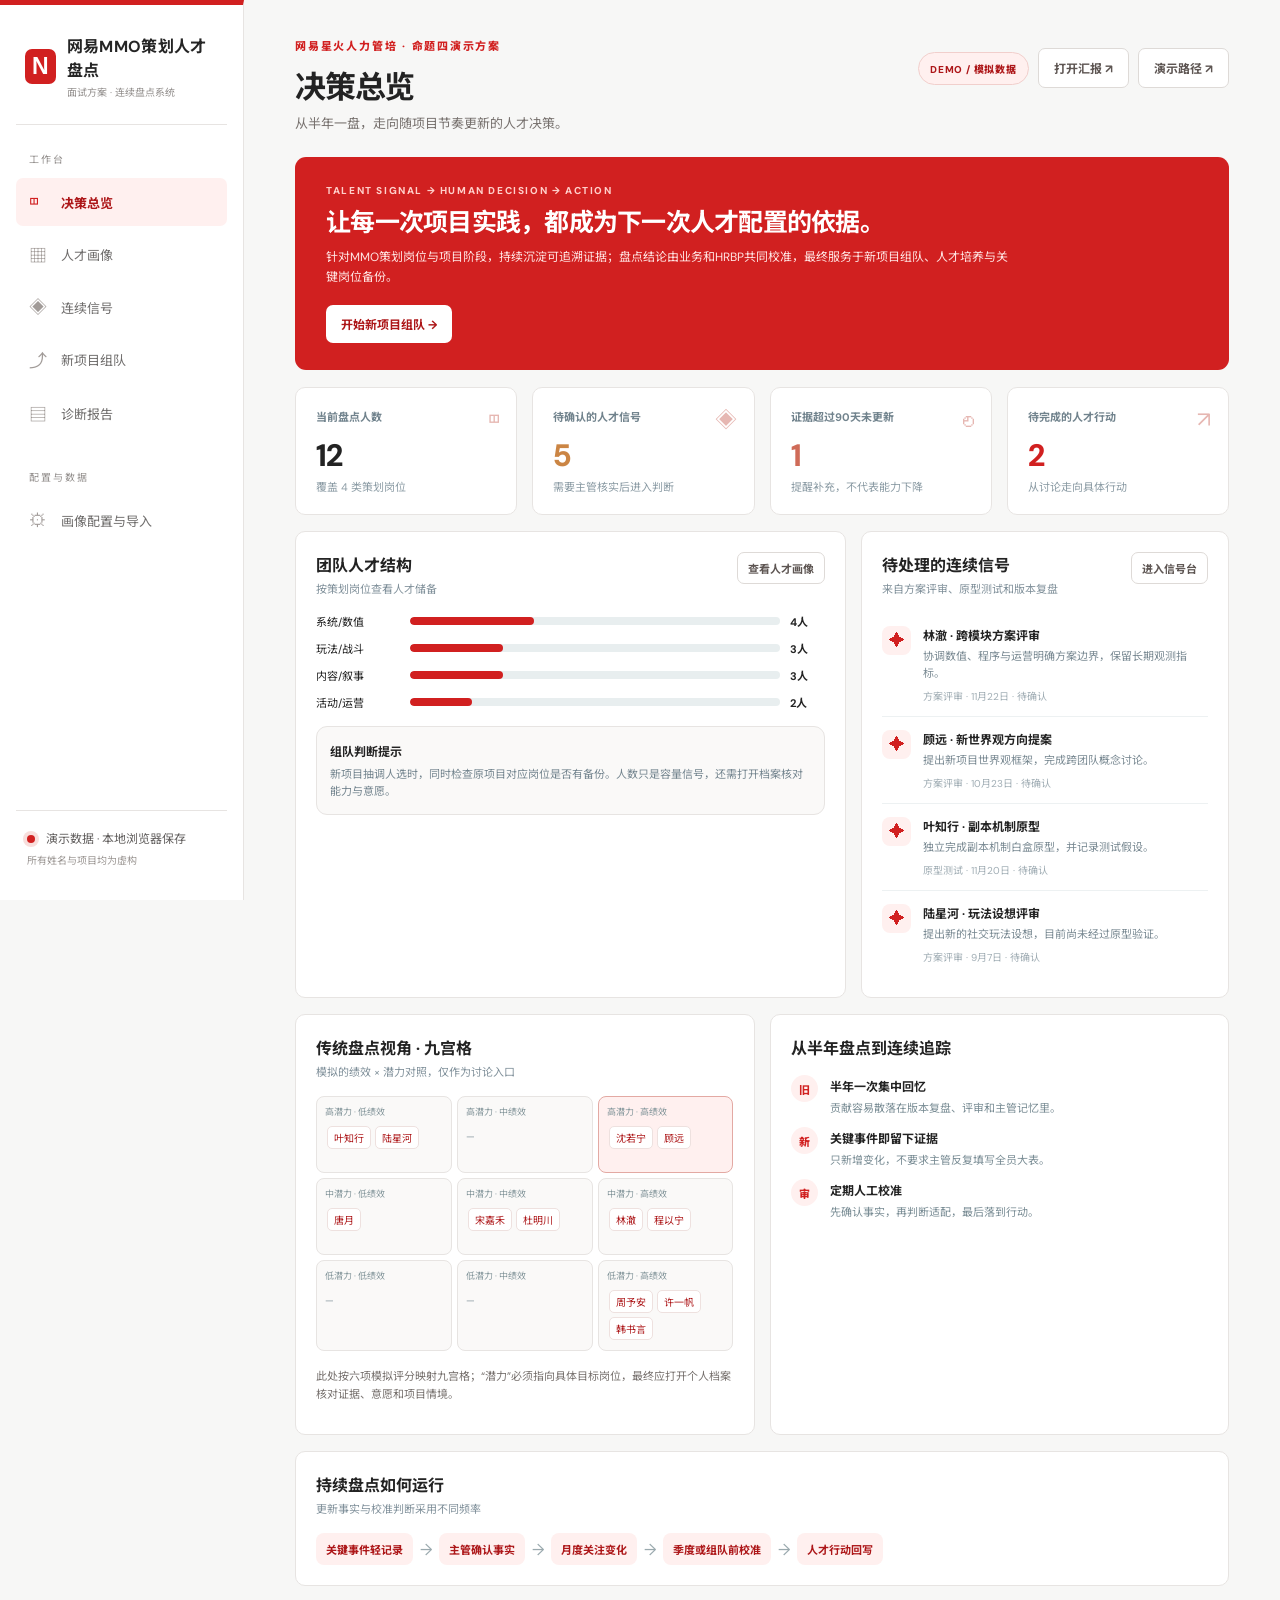
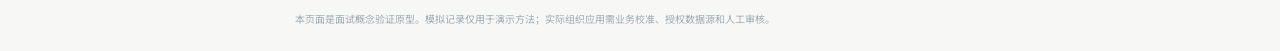
<file: index.html>
<!doctype html>
<html lang="zh-CN">
<head>
  <meta charset="UTF-8" />
  <meta name="viewport" content="width=device-width, initial-scale=1.0" />
  <meta name="theme-color" content="#D12020" />
  <title>网易MMO策划人才盘点（面试方案）</title>
  <link rel="stylesheet" href="./styles.css" />
</head>
<body>
  <div class="app-shell">
    <aside class="sidebar">
      <div class="brand"><span class="brand-mark">N</span><span><strong>网易MMO策划人才盘点</strong><small>面试方案 · 连续盘点系统</small></span></div>
      <div class="side-label">工作台</div>
      <nav id="nav" aria-label="主导航">
        <button class="nav-item active" data-view="overview"><span>◫</span> 决策总览</button>
        <button class="nav-item" data-view="people"><span>▦</span> 人才画像</button>
        <button class="nav-item" data-view="signals"><span>◈</span> 连续信号</button>
        <button class="nav-item" data-view="matching"><span>⤴</span> 新项目组队</button>
        <button class="nav-item" data-view="report"><span>▤</span> 诊断报告</button>
      </nav>
      <div class="side-label">配置与数据</div>
      <nav aria-label="配置导航">
        <button class="nav-item" data-view="settings"><span>⚙</span> 画像配置与导入</button>
      </nav>
      <div class="sidebar-bottom"><span class="live-dot"></span> 演示数据 · 本地浏览器保存<br><small>所有姓名与项目均为虚构</small></div>
    </aside>
    <main class="main">
      <header class="topbar"><div><span class="eyebrow">网易星火人力管培 · 命题四演示方案</span><h1 id="pageTitle">决策总览</h1><p id="pageSubtitle">从半年一盘，走向随项目节奏更新的人才决策。</p></div><div class="top-actions"><span class="demo-badge">DEMO / 模拟数据</span><a class="button ghost" href="./presentation/" target="_blank" rel="noopener">打开汇报 ↗</a><button class="button ghost" id="openGuide">演示路径 ↗</button></div></header>
      <section id="app" aria-live="polite"></section>
      <footer>本页面是面试概念验证原型。模拟记录仅用于演示方法；实际组织应用需业务校准、授权数据源和人工审核。</footer>
    </main>
  </div>
  <div id="toast" role="status"></div>
  <dialog id="modal"><div id="modalContent"></div></dialog>
  <script src="./assets/mammoth.browser.min.js" defer></script>
  <script type="module" src="./src/app.js"></script>
</body>
</html>
</file>
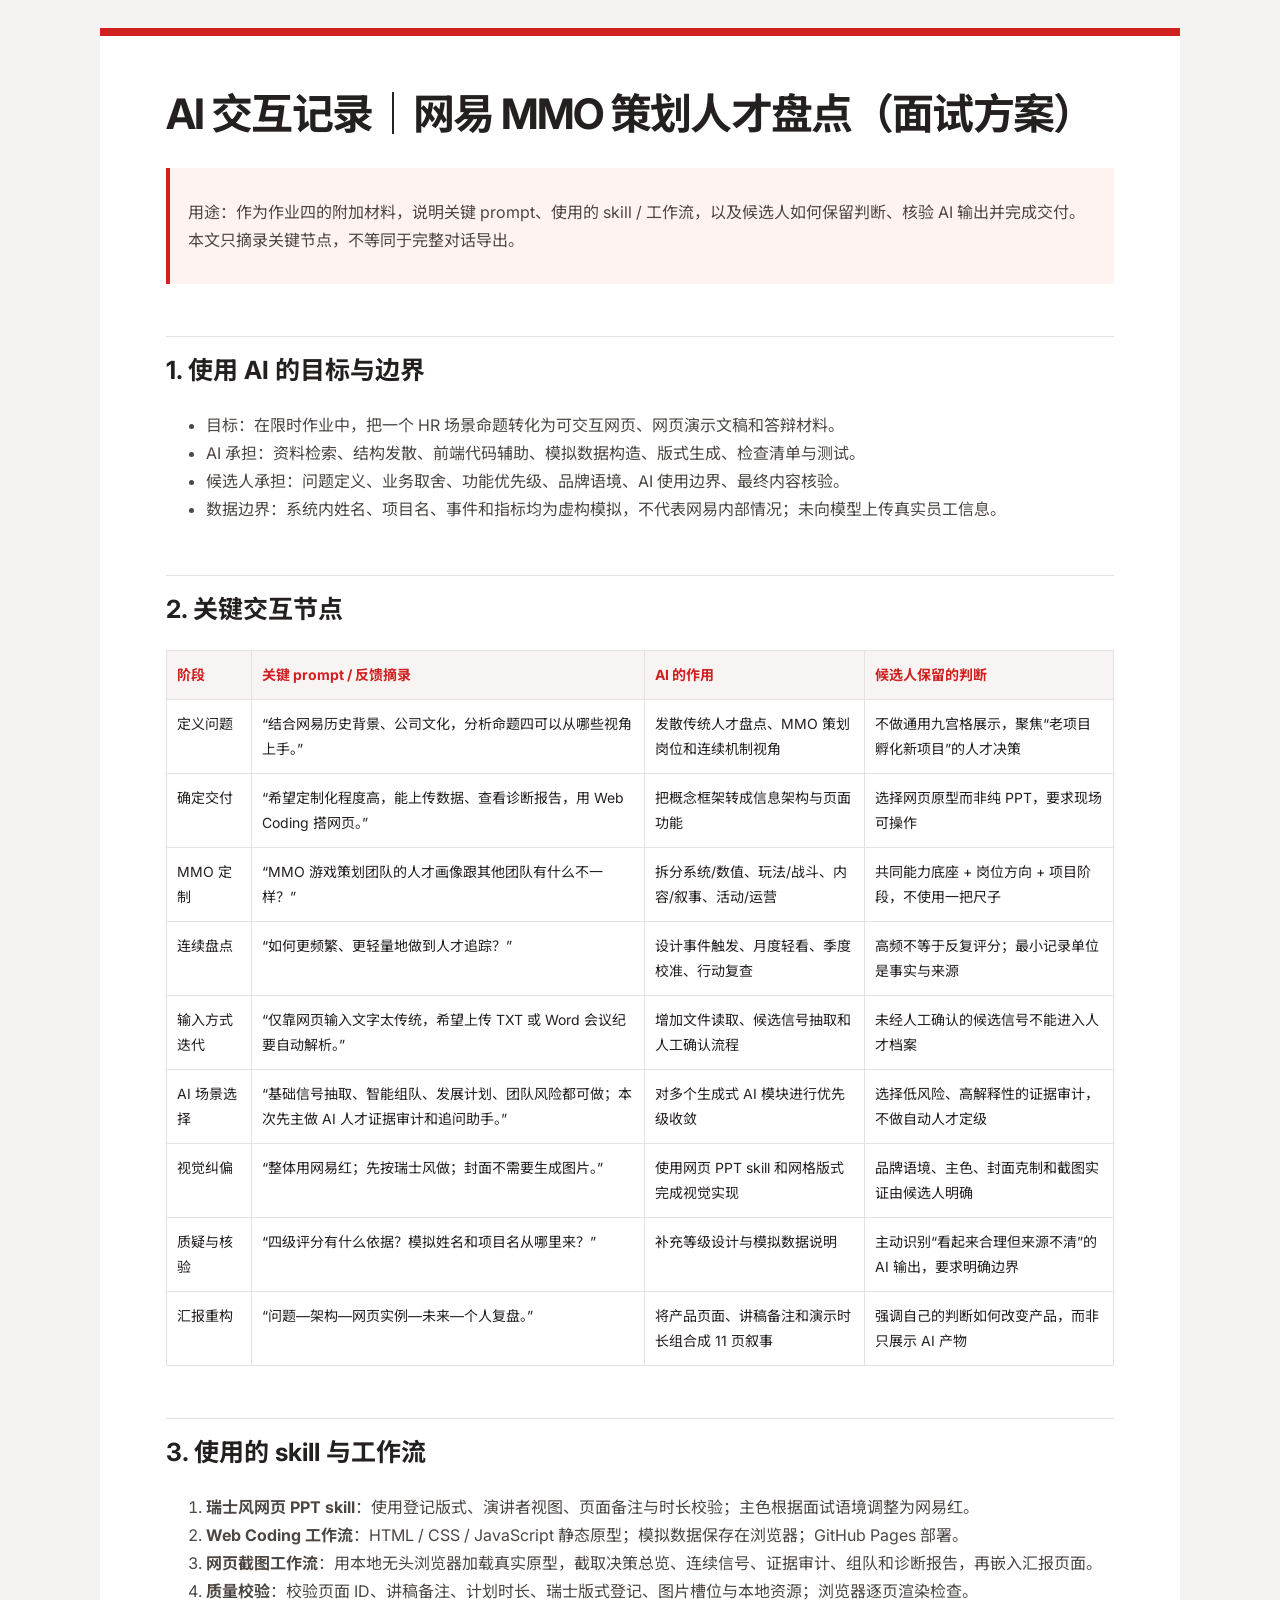
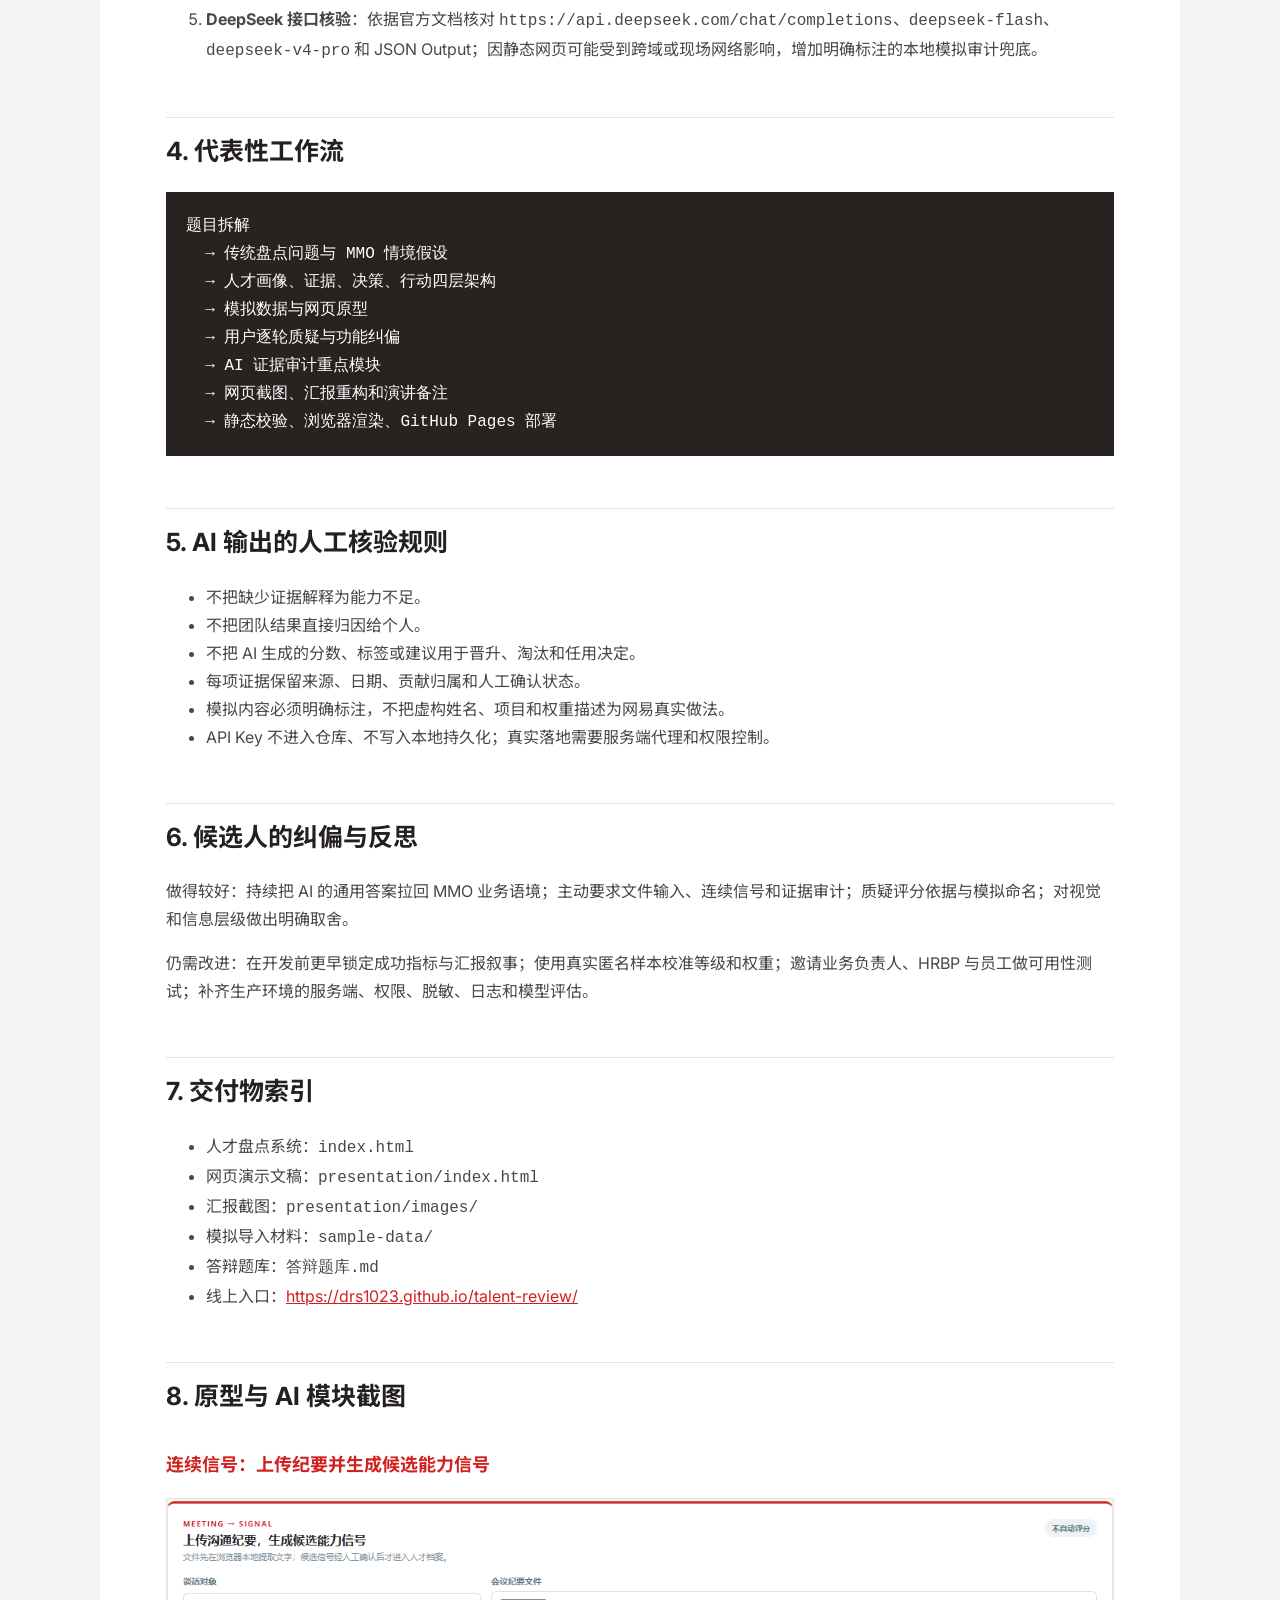
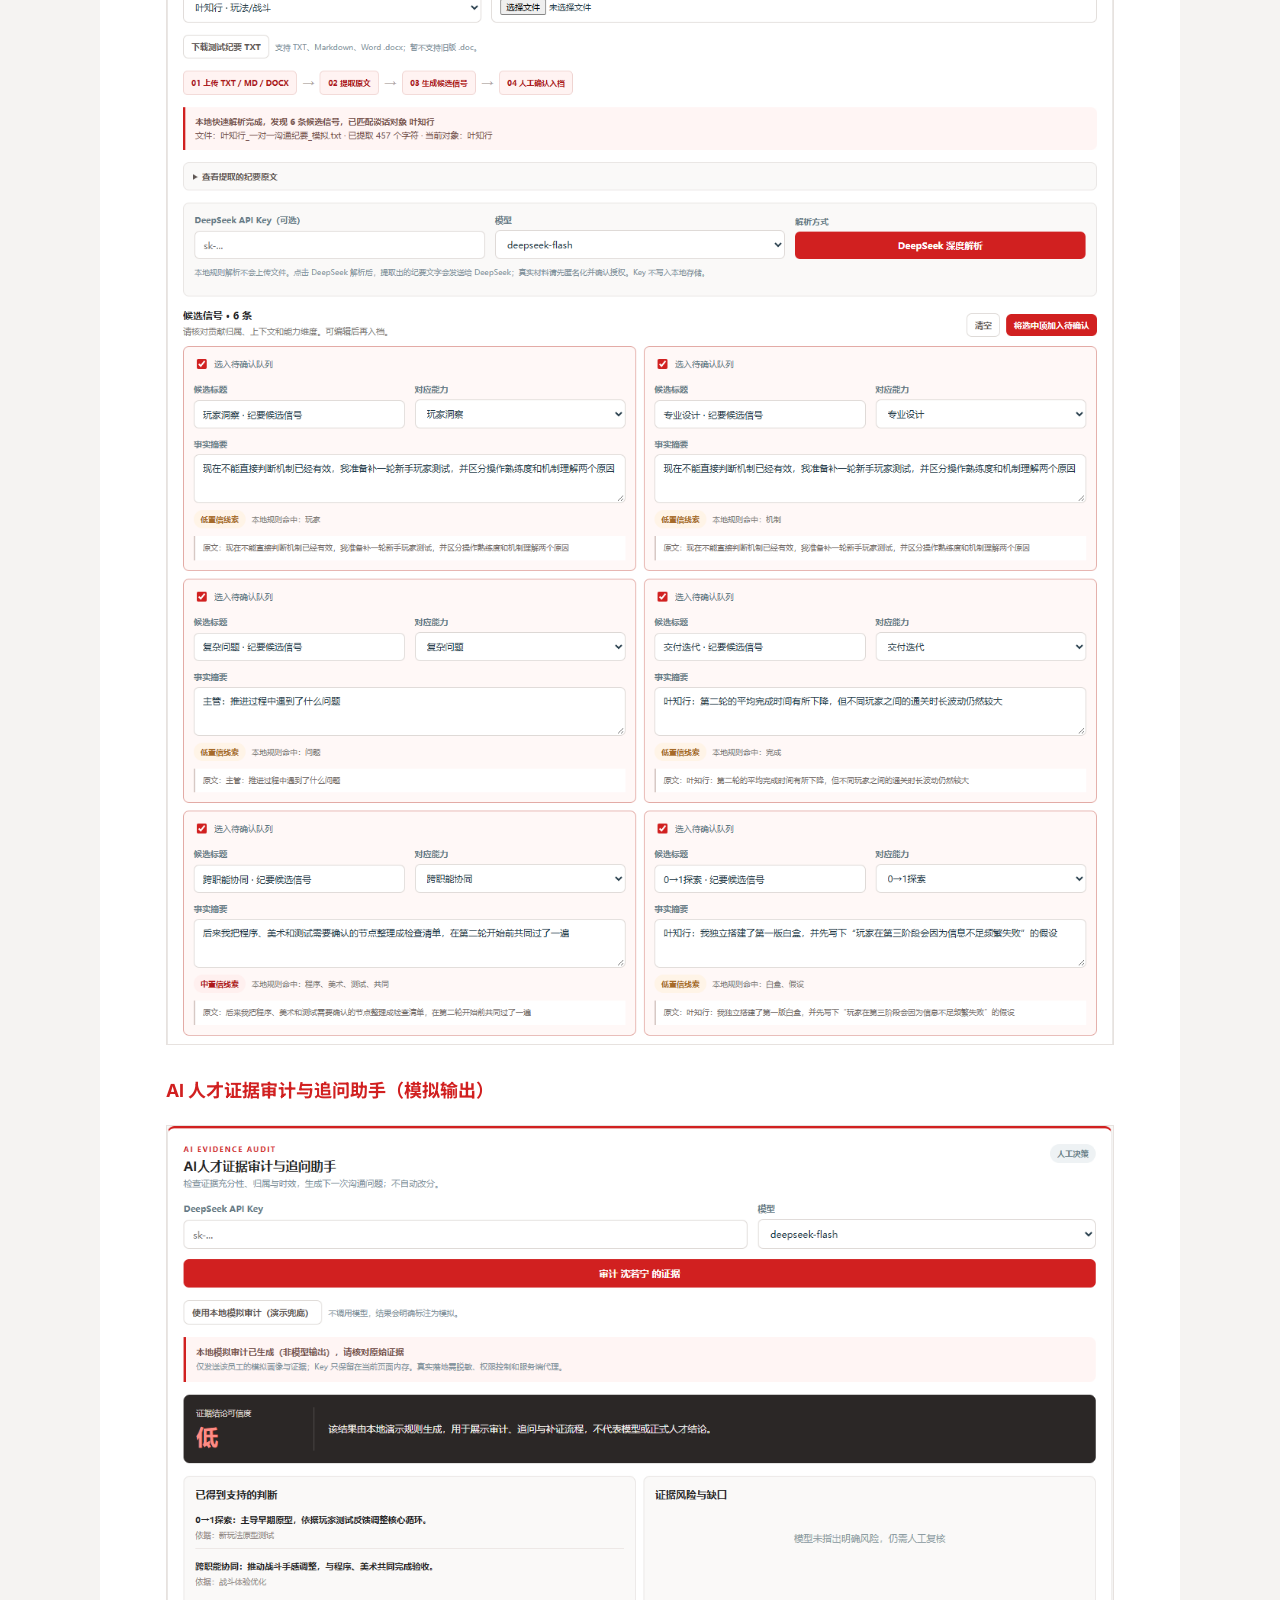
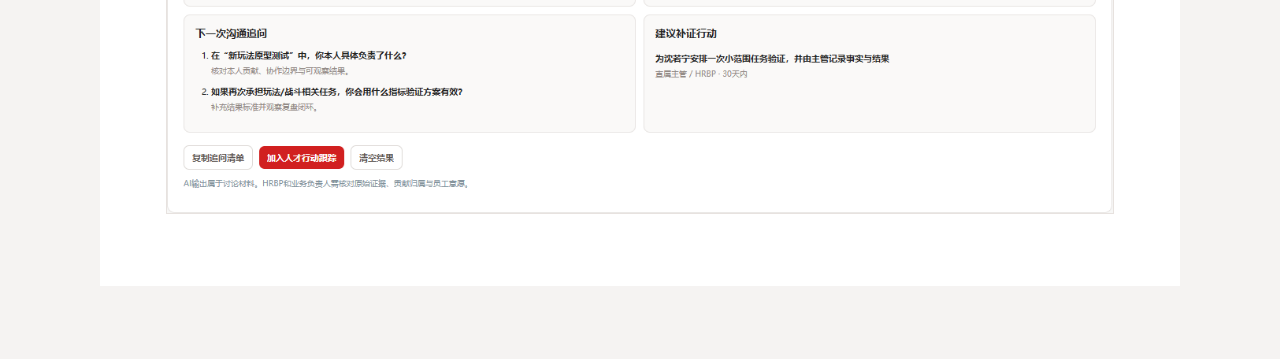
<file: AI交互记录.html>
<!doctype html><html lang="zh-CN"><head><meta charset="utf-8"><meta name="viewport" content="width=device-width,initial-scale=1"><title>AI交互记录｜网易MMO策划人才盘点</title><style>
@import url('https://fonts.googleapis.com/css2?family=Inter:wght@400;600;700&family=Noto+Sans+SC:wght@400;500;700&display=swap');
:root{--red:#d12020;--ink:#24201f;--muted:#736d69;--line:#e7e2df;--paper:#fff}*{box-sizing:border-box}body{margin:0;background:#f5f3f2;color:var(--ink);font:16px/1.75 Inter,'Noto Sans SC',sans-serif}main{width:min(1080px,calc(100% - 40px));margin:28px auto 80px;background:var(--paper);border-top:8px solid var(--red);padding:54px 66px}h1{font-size:42px;line-height:1.15;margin:0 0 30px;letter-spacing:-.04em}h2{font-size:25px;margin:52px 0 18px;padding-top:12px;border-top:1px solid var(--line)}h3{font-size:18px;margin-top:30px;color:var(--red)}p,li{color:#4d4744}blockquote{margin:20px 0;padding:14px 18px;border-left:4px solid var(--red);background:#fff3f2}table{width:100%;border-collapse:collapse;font-size:14px}th,td{padding:12px 10px;border:1px solid var(--line);vertical-align:top;text-align:left}th{background:#f7f4f3;color:var(--red)}code,pre{font-family:ui-monospace,Consolas,monospace}pre{background:#282321;color:#fff;padding:20px;overflow:auto}img{display:block;max-width:100%;margin:18px auto;border:1px solid var(--line)}a{color:var(--red)}@media(max-width:700px){main{width:100%;margin:0;padding:32px 20px}h1{font-size:32px}table{display:block;overflow:auto}}@media print{body{background:#fff}main{width:100%;margin:0;border-top:5px solid var(--red);padding:24px 34px}h2{break-after:avoid}img,table,pre{break-inside:avoid}}
</style></head><body><main><h1>AI 交互记录｜网易 MMO 策划人才盘点（面试方案）</h1>
<blockquote>
<p>用途：作为作业四的附加材料，说明关键 prompt、使用的 skill / 工作流，以及候选人如何保留判断、核验 AI 输出并完成交付。本文只摘录关键节点，不等同于完整对话导出。</p>
</blockquote>
<h2>1. 使用 AI 的目标与边界</h2>
<ul>
<li>目标：在限时作业中，把一个 HR 场景命题转化为可交互网页、网页演示文稿和答辩材料。</li>
<li>AI 承担：资料检索、结构发散、前端代码辅助、模拟数据构造、版式生成、检查清单与测试。</li>
<li>候选人承担：问题定义、业务取舍、功能优先级、品牌语境、AI 使用边界、最终内容核验。</li>
<li>数据边界：系统内姓名、项目名、事件和指标均为虚构模拟，不代表网易内部情况；未向模型上传真实员工信息。</li>
</ul>
<h2>2. 关键交互节点</h2>
<table>
<thead>
<tr>
<th>阶段</th>
<th>关键 prompt / 反馈摘录</th>
<th>AI 的作用</th>
<th>候选人保留的判断</th>
</tr>
</thead>
<tbody><tr>
<td>定义问题</td>
<td>“结合网易历史背景、公司文化，分析命题四可以从哪些视角上手。”</td>
<td>发散传统人才盘点、MMO 策划岗位和连续机制视角</td>
<td>不做通用九宫格展示，聚焦“老项目孵化新项目”的人才决策</td>
</tr>
<tr>
<td>确定交付</td>
<td>“希望定制化程度高，能上传数据、查看诊断报告，用 Web Coding 搭网页。”</td>
<td>把概念框架转成信息架构与页面功能</td>
<td>选择网页原型而非纯 PPT，要求现场可操作</td>
</tr>
<tr>
<td>MMO 定制</td>
<td>“MMO 游戏策划团队的人才画像跟其他团队有什么不一样？”</td>
<td>拆分系统/数值、玩法/战斗、内容/叙事、活动/运营</td>
<td>共同能力底座 + 岗位方向 + 项目阶段，不使用一把尺子</td>
</tr>
<tr>
<td>连续盘点</td>
<td>“如何更频繁、更轻量地做到人才追踪？”</td>
<td>设计事件触发、月度轻看、季度校准、行动复查</td>
<td>高频不等于反复评分；最小记录单位是事实与来源</td>
</tr>
<tr>
<td>输入方式迭代</td>
<td>“仅靠网页输入文字太传统，希望上传 TXT 或 Word 会议纪要自动解析。”</td>
<td>增加文件读取、候选信号抽取和人工确认流程</td>
<td>未经人工确认的候选信号不能进入人才档案</td>
</tr>
<tr>
<td>AI 场景选择</td>
<td>“基础信号抽取、智能组队、发展计划、团队风险都可做；本次先主做 AI 人才证据审计和追问助手。”</td>
<td>对多个生成式 AI 模块进行优先级收敛</td>
<td>选择低风险、高解释性的证据审计，不做自动人才定级</td>
</tr>
<tr>
<td>视觉纠偏</td>
<td>“整体用网易红；先按瑞士风做；封面不需要生成图片。”</td>
<td>使用网页 PPT skill 和网格版式完成视觉实现</td>
<td>品牌语境、主色、封面克制和截图实证由候选人明确</td>
</tr>
<tr>
<td>质疑与核验</td>
<td>“四级评分有什么依据？模拟姓名和项目名从哪里来？”</td>
<td>补充等级设计与模拟数据说明</td>
<td>主动识别“看起来合理但来源不清”的 AI 输出，要求明确边界</td>
</tr>
<tr>
<td>汇报重构</td>
<td>“问题—架构—网页实例—未来—个人复盘。”</td>
<td>将产品页面、讲稿备注和演示时长组合成 11 页叙事</td>
<td>强调自己的判断如何改变产品，而非只展示 AI 产物</td>
</tr>
</tbody></table>
<h2>3. 使用的 skill 与工作流</h2>
<ol>
<li><strong>瑞士风网页 PPT skill</strong>：使用登记版式、演讲者视图、页面备注与时长校验；主色根据面试语境调整为网易红。</li>
<li><strong>Web Coding 工作流</strong>：HTML / CSS / JavaScript 静态原型；模拟数据保存在浏览器；GitHub Pages 部署。</li>
<li><strong>网页截图工作流</strong>：用本地无头浏览器加载真实原型，截取决策总览、连续信号、证据审计、组队和诊断报告，再嵌入汇报页面。</li>
<li><strong>质量校验</strong>：校验页面 ID、讲稿备注、计划时长、瑞士版式登记、图片槽位与本地资源；浏览器逐页渲染检查。</li>
<li><strong>DeepSeek 接口核验</strong>：依据官方文档核对 <code>https://api.deepseek.com/chat/completions</code>、<code>deepseek-flash</code>、<code>deepseek-v4-pro</code> 和 JSON Output；因静态网页可能受到跨域或现场网络影响，增加明确标注的本地模拟审计兜底。</li>
</ol>
<h2>4. 代表性工作流</h2>
<pre><code class="language-text">题目拆解
  → 传统盘点问题与 MMO 情境假设
  → 人才画像、证据、决策、行动四层架构
  → 模拟数据与网页原型
  → 用户逐轮质疑与功能纠偏
  → AI 证据审计重点模块
  → 网页截图、汇报重构和演讲备注
  → 静态校验、浏览器渲染、GitHub Pages 部署
</code></pre>
<h2>5. AI 输出的人工核验规则</h2>
<ul>
<li>不把缺少证据解释为能力不足。</li>
<li>不把团队结果直接归因给个人。</li>
<li>不把 AI 生成的分数、标签或建议用于晋升、淘汰和任用决定。</li>
<li>每项证据保留来源、日期、贡献归属和人工确认状态。</li>
<li>模拟内容必须明确标注，不把虚构姓名、项目和权重描述为网易真实做法。</li>
<li>API Key 不进入仓库、不写入本地持久化；真实落地需要服务端代理和权限控制。</li>
</ul>
<h2>6. 候选人的纠偏与反思</h2>
<p>做得较好：持续把 AI 的通用答案拉回 MMO 业务语境；主动要求文件输入、连续信号和证据审计；质疑评分依据与模拟命名；对视觉和信息层级做出明确取舍。</p>
<p>仍需改进：在开发前更早锁定成功指标与汇报叙事；使用真实匿名样本校准等级和权重；邀请业务负责人、HRBP 与员工做可用性测试；补齐生产环境的服务端、权限、脱敏、日志和模型评估。</p>
<h2>7. 交付物索引</h2>
<ul>
<li>人才盘点系统：<code>index.html</code></li>
<li>网页演示文稿：<code>presentation/index.html</code></li>
<li>汇报截图：<code>presentation/images/</code></li>
<li>模拟导入材料：<code>sample-data/</code></li>
<li>答辩题库：<code>答辩题库.md</code></li>
<li>线上入口：<a href="https://drs1023.github.io/talent-review/">https://drs1023.github.io/talent-review/</a></li>
</ul>
<h2>8. 原型与 AI 模块截图</h2>
<h3>连续信号：上传纪要并生成候选能力信号</h3>
<p><img src="presentation/images/04-continuous-signal.png" alt="连续信号页面"></p>
<h3>AI 人才证据审计与追问助手（模拟输出）</h3>
<p><img src="presentation/images/05-ai-evidence-audit.png" alt="AI证据审计页面"></p>
</main></body></html>
</file>
<file: styles.css>
@import url('https://fonts.googleapis.com/css2?family=DM+Sans:wght@400;500;600;700&family=Noto+Sans+SC:wght@400;500;600;700;800&display=swap');
:root{font-family:'DM Sans','Noto Sans SC',sans-serif;color:#172638;background:#f4f7f8;font-synthesis:none}*{box-sizing:border-box}body{margin:0}button,input,select,textarea{font:inherit}button{cursor:pointer}button:disabled{cursor:not-allowed;opacity:.45}.app-shell{display:flex;min-height:100vh}.sidebar{width:244px;flex:none;background:#101e2b;color:#e8f0ef;padding:28px 16px;display:flex;flex-direction:column;position:sticky;top:0;height:100vh}.brand{display:flex;align-items:center;gap:11px;padding:0 9px 30px}.brand-mark{font-size:29px;color:#6ce0bd}.brand strong{display:block;font-size:16px;letter-spacing:.02em}.brand small{display:block;color:#8da5b1;font-size:10px;margin-top:3px}.side-label{font-size:10px;letter-spacing:.2em;color:#73909d;margin:6px 13px 12px}.sidebar nav{display:grid;gap:3px;margin-bottom:24px}.nav-item{border:0;background:transparent;text-align:left;color:#a9bdc8;border-radius:10px;padding:12px 13px;font-size:13px;display:flex;gap:12px;align-items:center}.nav-item span{width:20px;font-size:18px;color:#76929d}.nav-item:hover,.nav-item.active{background:#1f3543;color:#fff}.nav-item.active span{color:#5fddb3}.sidebar-bottom{margin-top:auto;border-top:1px solid #28404b;padding:18px 11px 0;font-size:12px;line-height:1.8;color:#bed3d5}.sidebar-bottom small{color:#718f9c}.live-dot{display:inline-block;width:8px;height:8px;border-radius:50%;background:#58dbad;margin-right:8px;box-shadow:0 0 0 4px #255348}.main{min-width:0;flex:1;padding:34px clamp(24px,4vw,58px) 25px;max-width:1800px;margin:auto}.topbar{display:flex;justify-content:space-between;align-items:flex-start;gap:20px;margin-bottom:25px}.eyebrow{color:#5b9a8a;letter-spacing:.16em;font-size:11px;font-weight:800}.topbar h1{font-size:31px;letter-spacing:-.04em;margin:7px 0 5px;color:#142636}.topbar p{margin:0;color:#6a7b88;font-size:13px}.top-actions{display:flex;align-items:center;gap:9px;margin-top:14px}.demo-badge{font-size:10px;letter-spacing:.08em;background:#e5f1eb;border:1px solid #c9dfd2;color:#278060;border-radius:50px;padding:8px 11px;white-space:nowrap;font-weight:800}.button{border:0;border-radius:9px;padding:10px 15px;background:#1d826d;color:white;font-size:12px;font-weight:700;box-shadow:0 6px 16px #1e816b20}.button:hover{background:#136d5a}.button.ghost{background:white;color:#416272;border:1px solid #dae4e7;box-shadow:none}.button.ghost:hover{background:#edf4f4}.button.dark{background:#172c3a}.button.warn{background:#fcefe7;color:#a65428}.button.small{padding:7px 10px;font-size:11px}.button-row{display:flex;gap:8px;flex-wrap:wrap;align-items:center}.grid{display:grid;gap:15px}.grid.kpis{grid-template-columns:repeat(4,minmax(0,1fr));margin-bottom:16px}.grid.two{grid-template-columns:1.5fr 1fr}.grid.equal{grid-template-columns:repeat(2,minmax(0,1fr))}.card{background:#fff;border:1px solid #e4ebed;border-radius:16px;padding:20px;box-shadow:0 7px 25px #1c405708}.card h2,.card h3{margin:0;color:#193142}.card h2{font-size:16px}.card h3{font-size:13px}.card .sub{color:#81919b;font-size:11px;margin-top:4px}.card-head{display:flex;justify-content:space-between;align-items:flex-start;gap:12px;margin-bottom:17px}.metric-card{position:relative;overflow:hidden;min-height:128px}.metric-card .label{color:#71838d;font-size:11px;font-weight:700}.metric-card .value{font-size:31px;font-weight:800;letter-spacing:-.04em;margin:11px 0 2px}.metric-card .hint{font-size:11px;color:#8c9ca5}.metric-card .metric-icon{position:absolute;right:17px;top:17px;font-size:22px;color:#cbdedb}.accent{color:#168467}.amber{color:#cb8544}.red{color:#cf6b58}.muted{color:#7b8e98}.hero{background:#143444;color:white;border-radius:18px;padding:27px 31px;position:relative;overflow:hidden;margin-bottom:17px}.hero:after{content:'✳';position:absolute;font-size:210px;right:25px;top:-98px;color:#ffffff0b}.hero h2{font-size:25px;margin:5px 0 8px;max-width:700px;letter-spacing:-.03em}.hero p{font-size:12px;color:#c8dddc;line-height:1.7;max-width:690px;margin:0 0 17px}.hero .tagline{font-size:10px;color:#70d7b5;letter-spacing:.16em;font-weight:800}.hero .button{background:#66d6af;color:#103b33}.pill{display:inline-flex;align-items:center;gap:5px;background:#edf6f2;color:#297e65;border-radius:50px;padding:5px 9px;font-size:10px;font-weight:700;white-space:nowrap}.pill.amber{background:#fff4e7;color:#a66a29}.pill.red{background:#fff0ed;color:#bd5c4d}.pill.gray{background:#eef2f4;color:#657c87}.pill.blue{background:#eaf2fc;color:#4577a9}.table-wrap{overflow:auto}table{width:100%;border-collapse:collapse;font-size:12px}th{text-align:left;font-size:10px;color:#81919b;letter-spacing:.06em;border-bottom:1px solid #e9eff1;padding:11px 9px;white-space:nowrap}td{border-bottom:1px solid #edf1f2;padding:12px 9px;vertical-align:middle}tr:last-child td{border-bottom:0}tr.clickable:hover{background:#f4faf8;cursor:pointer}.person-name{font-weight:800;color:#20394a}.tiny{font-size:10px;color:#84949d}.stack{display:grid;gap:13px}.bar-row{display:grid;grid-template-columns:84px 1fr 35px;gap:10px;align-items:center;margin:11px 0;font-size:11px}.bar-track{height:8px;background:#e8eeef;border-radius:8px;overflow:hidden}.bar-track>span{display:block;height:100%;border-radius:8px;background:#2d9b83}.bar-track.amber>span{background:#d9aa60}.bar-track.blue>span{background:#6799ba}.surface{background:#f5f8f8;border:1px solid #e4ebed;border-radius:11px;padding:13px}.surface strong{font-size:12px}.surface p{margin:5px 0 0;color:#74858f;font-size:11px;line-height:1.6}.signal{display:flex;gap:12px;padding:13px 0;border-bottom:1px solid #edf1f2}.signal:last-child{border-bottom:0}.signal-icon{height:29px;width:29px;display:grid;place-items:center;border-radius:8px;background:#eaf5f0;color:#218768;flex:none}.signal-title{font-size:12px;font-weight:700}.signal-summary{font-size:11px;color:#7a8a93;line-height:1.55;margin:4px 0 6px}.signal-meta{font-size:10px;color:#a0adb4}.filters{display:flex;flex-wrap:wrap;gap:8px;margin-bottom:15px}.input,.select,.textarea{border:1px solid #dce6e8;background:white;border-radius:9px;color:#243b49;padding:9px 11px;font-size:12px;outline:none;min-height:36px}.input:focus,.select:focus,.textarea:focus{border-color:#54b393;box-shadow:0 0 0 3px #3ea5831a}.textarea{resize:vertical;min-height:78px;width:100%}.field{display:grid;gap:6px}.field label{font-size:11px;color:#657985;font-weight:700}.form-grid{display:grid;grid-template-columns:repeat(2,minmax(0,1fr));gap:13px}.form-grid.three{grid-template-columns:repeat(3,minmax(0,1fr))}.form-grid .wide{grid-column:1/-1}.section-space{margin-top:16px}.profile-top{display:flex;gap:16px;align-items:center}.avatar{width:52px;height:52px;display:grid;place-items:center;border-radius:14px;background:linear-gradient(135deg,#1b806f,#42b49b);color:white;font-weight:800;font-size:20px}.profile-top h2{font-size:19px;margin:0 0 3px}.profile-top p{font-size:11px;color:#81919a;margin:0}.profile-pills{display:flex;gap:6px;flex-wrap:wrap;margin:15px 0}.dimension-row{display:grid;grid-template-columns:100px 1fr 28px;gap:8px;align-items:center;margin:12px 0;font-size:11px}.note{background:#f1f7f4;border-left:3px solid #49b58b;border-radius:0 8px 8px 0;padding:10px 13px;color:#426c5f;font-size:11px;line-height:1.65}.insight-list{display:grid;gap:8px}.insight{display:flex;align-items:flex-start;gap:9px;font-size:11px;line-height:1.5}.insight .dot{width:7px;height:7px;border-radius:50%;background:#eab878;flex:none;margin-top:5px}.insight .dot.green{background:#40b791}.insight .dot.red{background:#d97568}.score{font-weight:800;color:#168467}.score-lg{font-size:28px;font-weight:800;color:#168467}.candidate{border:1px solid #e5eced;border-radius:11px;padding:14px;margin-bottom:9px;display:grid;grid-template-columns:1fr auto;gap:8px;align-items:center}.candidate:last-child{margin-bottom:0}.candidate.selected{border-color:#63bca0;background:#f5fbf8}.candidate h3{margin:0 0 4px;font-size:13px}.candidate p{margin:0;color:#82919a;font-size:10px}.candidate .candidate-reason{grid-column:1/-1;font-size:11px;color:#667b83;line-height:1.5}.tabs{display:flex;gap:5px;background:#eaf0f1;border-radius:10px;padding:4px;width:max-content}.tab{border:0;background:transparent;border-radius:7px;color:#6f848e;padding:8px 12px;font-size:11px}.tab.active{background:white;color:#1b6654;box-shadow:0 2px 8px #29473918}.check-line{display:flex;align-items:center;gap:7px;font-size:11px;color:#56717b}.check-line input{accent-color:#198b6c}.empty{padding:28px;text-align:center;color:#8c9ca3;font-size:12px}.report-sheet{background:#fff;border:1px solid #e4ebed;border-radius:15px;padding:31px;box-shadow:0 10px 28px #1435470b}.report-sheet h2{font-size:23px;margin:7px 0}.report-sheet h3{font-size:14px;margin:22px 0 9px}.report-sheet p,.report-sheet li{font-size:12px;line-height:1.75;color:#526b75}.report-sheet ul{padding-left:18px}.report-kicker{font-size:10px;letter-spacing:.18em;font-weight:800;color:#2e9977}.step-list{display:grid;gap:12px}.step{display:flex;gap:12px;align-items:flex-start}.step-n{width:27px;height:27px;border-radius:50%;display:grid;place-items:center;background:#e8f5ef;color:#168466;font-weight:800;font-size:11px;flex:none}.step strong{font-size:12px}.step p{font-size:11px;color:#7a8d95;margin:3px 0 0}.upload-box{border:1.5px dashed #aac9c5;border-radius:12px;padding:24px;text-align:center;background:#f9fcfb}.upload-box strong{display:block;font-size:13px}.upload-box p{font-size:11px;color:#8799a1}.file-input{max-width:100%;font-size:11px}.config-row{display:grid;grid-template-columns:102px 1fr 48px;gap:10px;align-items:center;margin:11px 0;font-size:11px}.config-row input[type=range]{accent-color:#198b6c;width:100%}.page-controls{display:flex;justify-content:space-between;align-items:center;gap:12px;margin-bottom:14px}.callout{font-size:11px;line-height:1.65;color:#667b85}.flow{display:flex;gap:7px;flex-wrap:wrap}.flow span{padding:8px 10px;background:#e8f5ef;color:#2c846b;border-radius:8px;font-size:11px;font-weight:700}.flow i{font-style:normal;color:#9aa9ae;align-self:center}footer{font-size:10px;color:#9eacb3;margin:25px 0 0}#toast{position:fixed;right:22px;bottom:22px;z-index:100;background:#173c41;color:white;padding:11px 16px;border-radius:10px;font-size:12px;box-shadow:0 8px 25px #10222b3d;opacity:0;transform:translateY(8px);transition:.25s;pointer-events:none}#toast.show{opacity:1;transform:none}dialog{border:0;border-radius:15px;padding:0;max-width:min(620px,calc(100vw - 32px));width:100%;box-shadow:0 25px 85px #09233355}dialog::backdrop{background:#0d273466}#modalContent{padding:25px}#modalContent h2{font-size:18px;margin:0 0 10px}#modalContent p{font-size:12px;color:#687c87;line-height:1.7}#modalContent .modal-actions{display:flex;justify-content:flex-end;gap:8px;margin-top:17px}
@media(max-width:1050px){.grid.kpis{grid-template-columns:repeat(2,1fr)}.grid.two{grid-template-columns:1fr}.sidebar{width:205px}.main{padding:28px 24px}}
@media(max-width:700px){.app-shell{display:block}.sidebar{position:static;width:100%;height:auto;padding:13px}.brand{padding:0 4px 9px}.sidebar nav{display:flex;overflow:auto;margin:0 0 5px}.side-label,.sidebar-bottom{display:none}.nav-item{white-space:nowrap;padding:9px;font-size:11px}.main{padding:20px 13px}.topbar{display:block}.top-actions{margin:12px 0 0}.topbar h1{font-size:25px}.grid.kpis,.grid.equal,.form-grid,.form-grid.three{grid-template-columns:1fr 1fr}.hero{padding:22px}.hero h2{font-size:20px}.card{padding:15px}.report-sheet{padding:18px}}
@media print{.sidebar,.topbar,.page-controls,footer,#toast{display:none!important}.main{padding:0!important}.report-sheet{border:0;box-shadow:none;padding:0}.app-shell{display:block}body{background:white}}
.ninebox{display:grid;grid-template-columns:repeat(3,1fr);gap:5px}.ninecell{min-height:77px;background:#f3f7f6;border:1px solid #e3ece8;border-radius:8px;padding:8px}.ninecell.highlight{background:#e4f4ea;border-color:#aadbc0}.ninecell small{display:block;color:#84969b;font-size:9px;margin-bottom:6px}.ninecell button{border:0;background:#fff;color:#346a5c;font-size:10px;padding:3px 6px;border-radius:5px;margin:2px;box-shadow:0 1px 4px #204d4214}.ninecell button:hover{background:#d9eee4}

/* 面试原型的网易红视觉：品牌启发式配色，并非网易官方设计系统。 */
:root{--netease-red:#d12020;--red-deep:#ad1719;--red-soft:#fff0ef;--ink:#232323;--muted:#737373;--line:#e7e4e2;color:var(--ink);background:#f7f7f6}
body{background:#f7f7f6}
.sidebar{background:#fff;color:var(--ink);border-right:1px solid var(--line);border-top:5px solid var(--netease-red)}
.brand{border-bottom:1px solid var(--line);margin-bottom:20px;padding-bottom:25px}
.brand-mark{width:35px;height:35px;display:grid;place-items:center;background:var(--netease-red);color:#fff;border-radius:7px;font-size:23px;font-weight:800;font-family:Arial,sans-serif}
.brand strong{color:#252525}.brand small,.side-label{color:#94908e}
.nav-item{color:#6f6d6c;border-radius:7px}.nav-item span{color:#a19b98}
.nav-item:hover{background:#faf2f1;color:var(--red-deep)}
.nav-item.active{background:var(--red-soft);color:var(--red-deep);font-weight:700}
.nav-item.active span{color:var(--netease-red)}
.sidebar-bottom{border-top:1px solid var(--line);color:#625f5e}.sidebar-bottom small{color:#9b9693}
.live-dot{background:var(--netease-red);box-shadow:0 0 0 4px #f8dedc}
.eyebrow,.report-kicker{color:var(--netease-red)}
.topbar h1,.card h2,.card h3,.person-name{color:var(--ink)}
.topbar p,.callout{color:#77716e}
.demo-badge{background:var(--red-soft);border-color:#f1cfcc;color:var(--red-deep)}
.button{background:var(--netease-red);box-shadow:none;border-radius:7px}
.button{text-decoration:none;display:inline-flex;align-items:center;justify-content:center}
.button:hover{background:var(--red-deep)}
.button.ghost{color:#5e5653;border-color:#dedad7}.button.ghost:hover{background:#faf2f1}
.button.dark{background:#2b2726}.button.warn{background:#fff0ef;color:var(--red-deep)}
.card,.report-sheet{border-color:var(--line);border-radius:10px;box-shadow:none}
.hero{background:var(--netease-red);border-radius:11px}.hero:after{content:none}.hero p{color:#ffe4e2}.hero .tagline{color:#ffcfca}.hero .button{background:#fff;color:var(--red-deep)}
.accent,.score,.score-lg{color:var(--netease-red)}
.metric-card .metric-icon{color:#e6b7b2}
.pill{background:var(--red-soft);color:var(--red-deep)}
.pill.blue{background:#f1f0ef;color:#696462}
.bar-track>span{background:var(--netease-red)}
.bar-track.blue>span{background:#7a716e}
.bar-track.amber>span{background:#bd8476}
.surface{background:#faf9f8;border-color:var(--line)}
.signal-icon{background:var(--red-soft);color:var(--netease-red)}
.input,.select,.textarea{border-color:#ddd8d5;border-radius:7px}
.input:focus,.select:focus,.textarea:focus{border-color:var(--netease-red);box-shadow:0 0 0 3px #d120201a}
.avatar{background:var(--netease-red);border-radius:9px}
.note{background:#fff5f4;border-left-color:var(--netease-red);color:#75514c}
.insight .dot.green{background:var(--netease-red)}
.candidate{border-color:var(--line);border-radius:8px}.candidate.selected{border-color:#df8f88;background:#fff6f5}
.tab.active{color:var(--red-deep);box-shadow:none}
.step-n{background:var(--red-soft);color:var(--netease-red)}
.upload-box{border-color:#dcb4b0;background:#fff9f8}
.config-row input[type=range],.check-line input{accent-color:var(--netease-red)}
.flow span{background:var(--red-soft);color:var(--red-deep)}
#toast{background:#2c2523;box-shadow:0 8px 25px #2c252330}
.ninecell{background:#faf9f8;border-color:var(--line)}
.ninecell.highlight{background:#fff0ef;border-color:#e3a9a3}
.ninecell button{color:var(--red-deep);box-shadow:none;border:1px solid #eee1df}
.ninecell button:hover{background:#ffe9e7}
tr.clickable:hover{background:#fff7f6}
.meeting-import{margin-bottom:16px;border-top:3px solid var(--netease-red)}
.tagline-red{font-size:9px;letter-spacing:.18em;color:var(--netease-red);font-weight:800;margin-bottom:5px}
.wide-file{grid-column:span 2}.meeting-flow{display:flex;align-items:center;gap:7px;flex-wrap:wrap}.meeting-flow span{background:#fff3f2;color:var(--red-deep);border:1px solid #efd4d1;border-radius:6px;padding:8px 10px;font-size:10px;font-weight:700}.meeting-flow i{font-style:normal;color:#aaa09c}.source-preview{border:1px solid var(--line);border-radius:8px;background:#faf9f8;padding:10px 12px}.source-preview summary{cursor:pointer;font-size:11px;font-weight:700;color:#5f5754}.source-preview p{font-size:11px;color:#746e6b;line-height:1.7;max-height:190px;overflow:auto}.ai-panel{background:#faf9f8;border:1px solid var(--line);border-radius:8px;padding:14px}.action-field{align-content:end}.draft-head{display:flex;align-items:flex-end;justify-content:space-between;gap:14px}.draft-head p{font-size:11px;color:#817b78;margin:5px 0 0}.draft-grid{display:grid;grid-template-columns:repeat(2,minmax(0,1fr));gap:10px;margin-top:12px}.draft-card{border:1px solid var(--line);border-radius:8px;padding:13px;background:#faf9f8}.draft-card.selected{border-color:#e0a19b;background:#fff8f7}.textarea.compact{min-height:64px}.draft-meta{display:flex;align-items:center;gap:8px;margin-top:9px;font-size:10px;color:#817a77}.draft-card blockquote{margin:10px 0 0;padding:8px 10px;border-left:2px solid #d7c9c5;background:#fff;color:#77706d;font-size:10px;line-height:1.55}
@media(max-width:700px){.sidebar{border-top:4px solid var(--netease-red);border-right:0;border-bottom:1px solid var(--line)}.brand{margin:0;padding-bottom:10px;border:0}}
@media(max-width:800px){.draft-grid{grid-template-columns:1fr}.wide-file{grid-column:1/-1}.draft-head{align-items:flex-start;flex-direction:column}}
.evidence-audit{border-top:3px solid var(--netease-red)}
.audit-controls{grid-template-columns:minmax(0,1.25fr) minmax(120px,.75fr)}.audit-controls .button{width:100%}
.audit-overview{display:grid;grid-template-columns:150px 1fr;gap:18px;align-items:center;background:#2b2726;color:#fff;padding:16px;border-radius:8px}
.audit-overview>div{display:grid;gap:4px;border-right:1px solid #ffffff30}.audit-overview strong{font-size:28px;color:#ff8c84}.audit-overview .tiny{color:#d6cfcc}.audit-overview p{font-size:12px;line-height:1.7;margin:0;color:#f1ece9}
.audit-grid{display:grid;grid-template-columns:repeat(2,minmax(0,1fr));gap:10px}.audit-grid section{background:#faf9f8;border:1px solid var(--line);border-radius:8px;padding:14px}.audit-grid h3{margin-bottom:11px}.audit-grid ol{margin:0;padding-left:20px}.audit-grid li{font-size:11px;line-height:1.55;margin:0 0 10px}.audit-grid li small,.audit-item small{display:block;color:#938b87;font-size:10px;line-height:1.5;margin-top:4px}.audit-item{border-top:1px solid #e9e3e0;padding:9px 0}.audit-item:first-of-type{border-top:0;padding-top:0}.audit-item strong{font-size:11px}.audit-item p{font-size:11px;line-height:1.55;color:#6f6865;margin:6px 0 0}
@media(max-width:800px){.audit-grid,.audit-controls{grid-template-columns:1fr}.audit-overview{grid-template-columns:1fr}.audit-overview>div{border-right:0;border-bottom:1px solid #ffffff30;padding-bottom:10px}}
</file>
